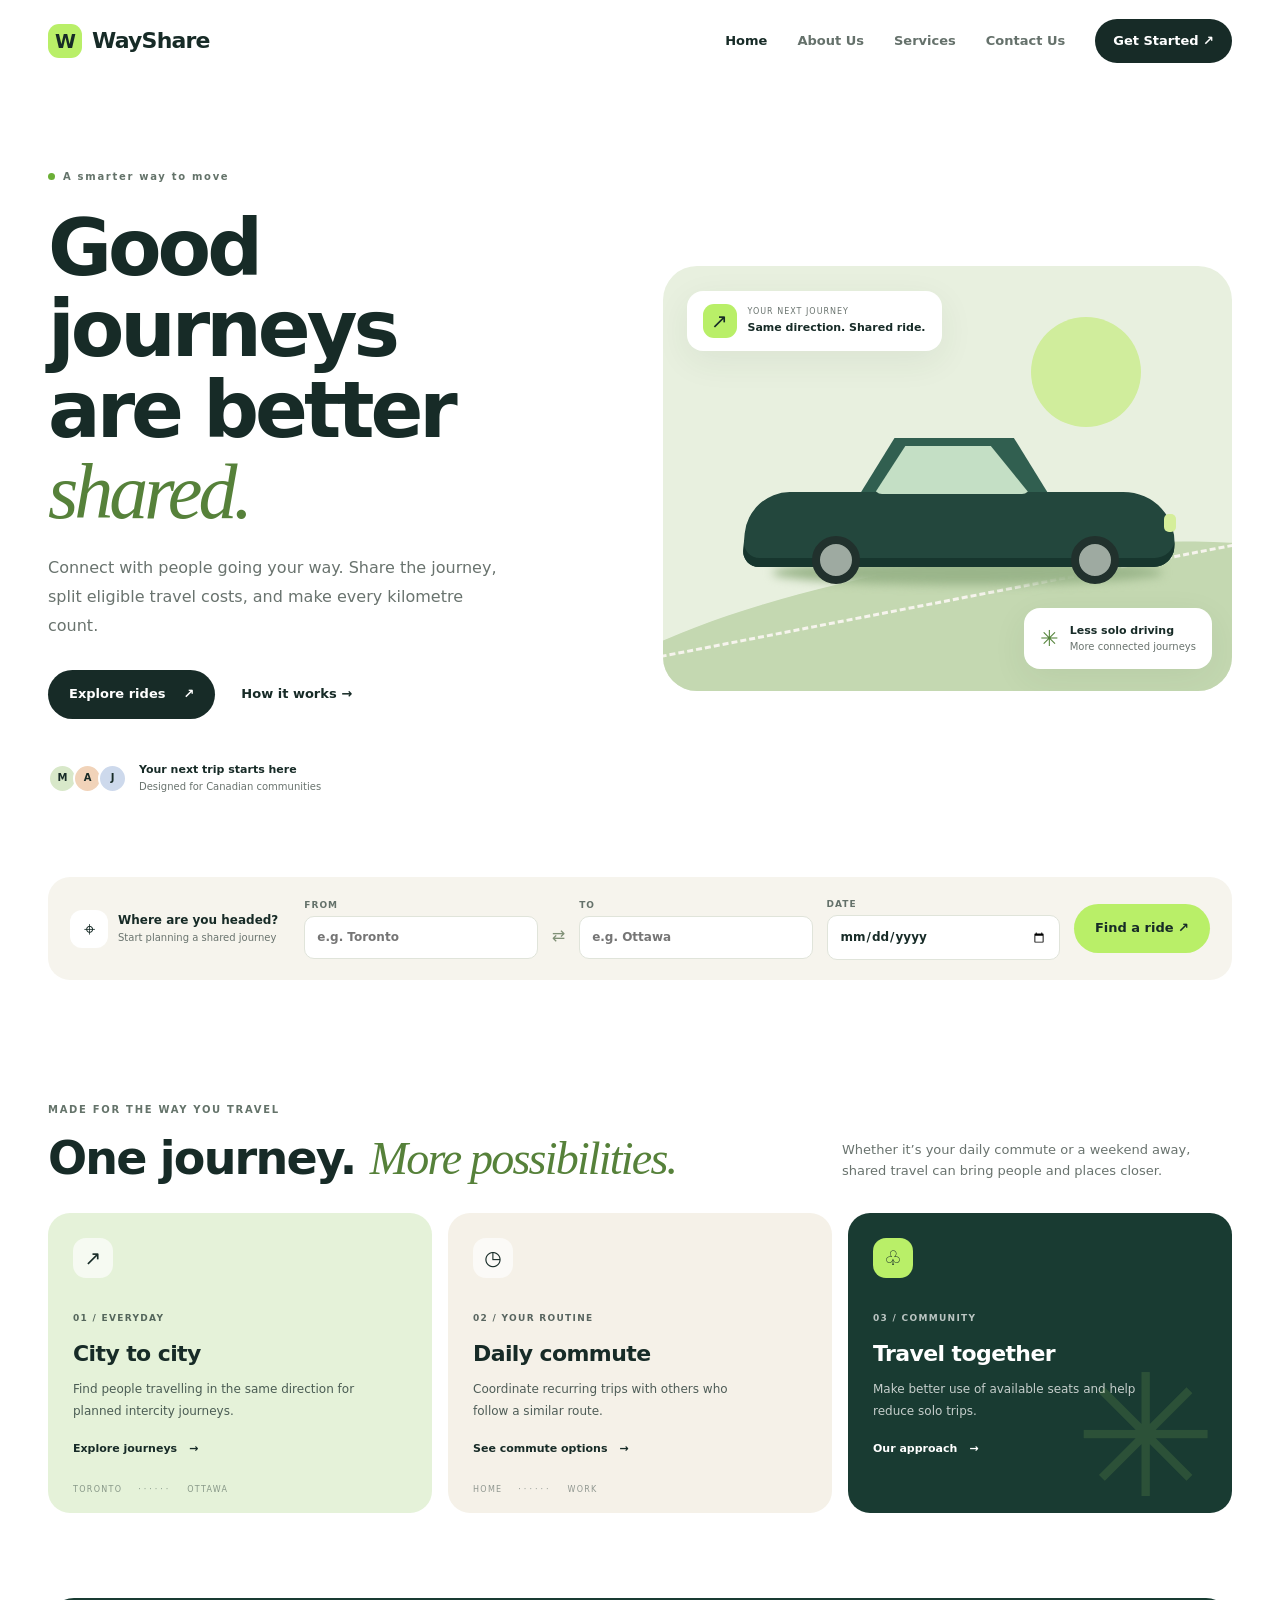
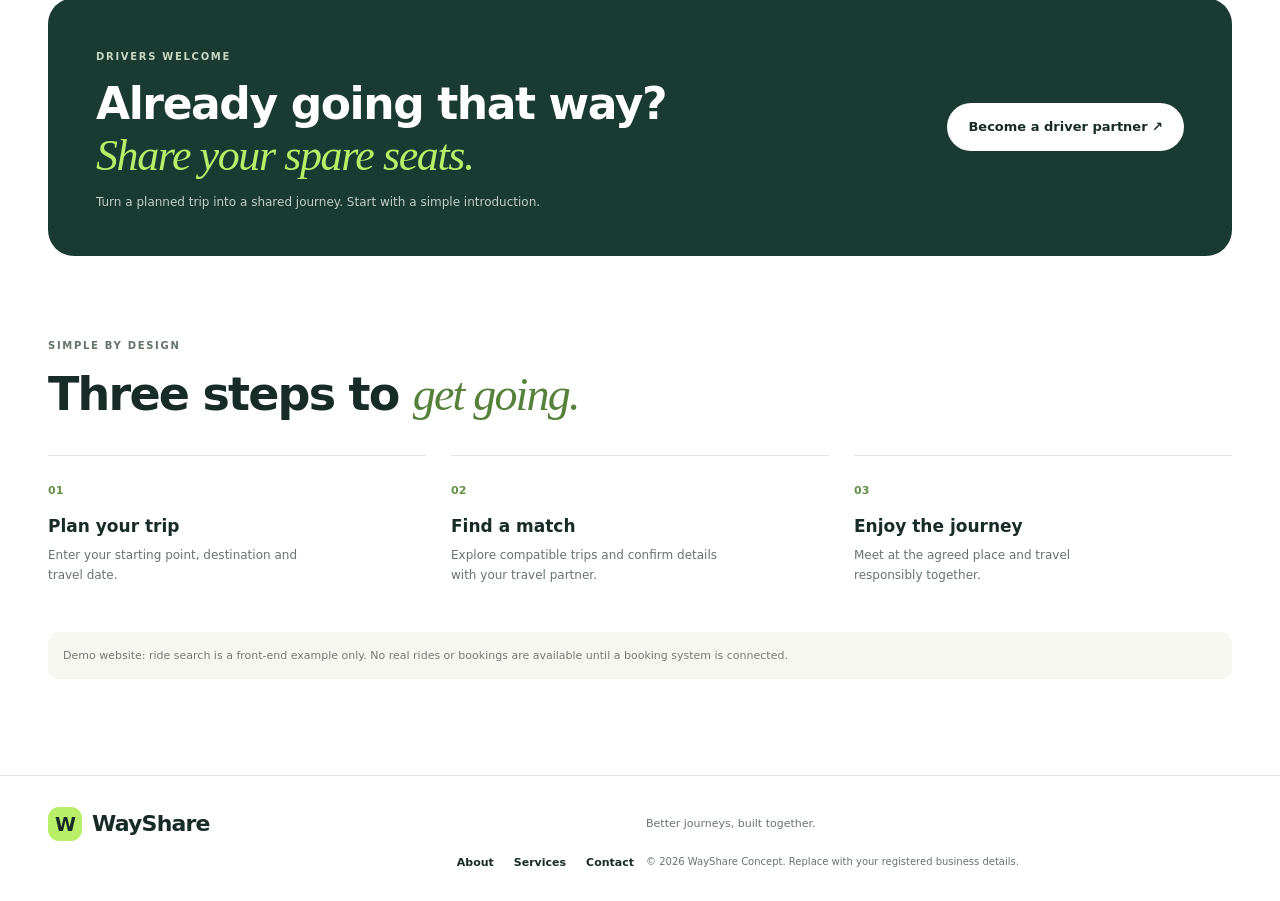
<file: index.html>
<!DOCTYPE html>
<html lang="en">
<head>
  <meta charset="UTF-8"><meta name="viewport" content="width=device-width, initial-scale=1.0">
  <meta name="description" content="WayShare — a concept for simple, affordable shared rides across Canada.">
  <title>WayShare | Shared Rides, Better Journeys</title>
  <link rel="stylesheet" href="style.css">
</head>
<body>
<header class="site-header"><a class="brand" href="index.html"><span class="brand-mark">W</span> WayShare</a>
<button class="menu-toggle" aria-label="Toggle navigation" aria-expanded="false">☰</button>
<nav class="nav"><a class="active" href="index.html">Home</a><a href="about.html">About Us</a><a href="services.html">Services</a><a href="contact.html">Contact Us</a><a class="nav-cta" href="contact.html">Get Started ↗</a></nav></header>
<main>
<section class="hero">
  <div class="hero-copy"><span class="eyebrow"><span class="dot"></span> A smarter way to move</span>
    <h1>Good journeys<br>are better <em>shared.</em></h1>
    <p>Connect with people going your way. Share the journey, split eligible travel costs, and make every kilometre count.</p>
    <div class="hero-actions"><a class="button button-dark" href="services.html">Explore rides <span>↗</span></a><a class="text-link" href="about.html">How it works <span>→</span></a></div>
    <div class="hero-trust"><div class="avatars"><span>M</span><span>A</span><span>J</span></div><div><strong>Your next trip starts here</strong><small>Designed for Canadian communities</small></div></div>
  </div>
  <div class="hero-visual"><div class="sun"></div><div class="road"></div><div class="route-tag"><span class="route-icon">↗</span><div><small>YOUR NEXT JOURNEY</small><strong>Same direction. Shared ride.</strong></div></div>
  <div class="car-scene"><div class="car-shadow"></div><div class="car"><div class="car-top"></div><div class="car-window"></div><div class="car-body"></div><div class="wheel wheel-left"></div><div class="wheel wheel-right"></div><div class="car-light"></div></div></div>
  <div class="visual-note"><span>✳</span><div><strong>Less solo driving</strong><small>More connected journeys</small></div></div></div>
</section>
<section class="search-strip"><div class="search-intro"><span class="mini-icon">⌖</span><div><strong>Where are you headed?</strong><small>Start planning a shared journey</small></div></div>
<form class="ride-search" id="ride-search"><label>FROM<input name="from" placeholder="e.g. Toronto" required></label><span class="swap">⇄</span><label>TO<input name="to" placeholder="e.g. Ottawa" required></label><label>DATE<input name="date" type="date" required></label><button class="button button-green" type="submit">Find a ride ↗</button></form></section>
<section class="section popular"><div class="section-heading"><div><span class="eyebrow">MADE FOR THE WAY YOU TRAVEL</span><h2>One journey. <em>More possibilities.</em></h2></div><p>Whether it’s your daily commute or a weekend away, shared travel can bring people and places closer.</p></div>
<div class="feature-grid"><article class="feature-card feature-green"><div class="feature-icon">↗</div><span class="card-kicker">01 / EVERYDAY</span><h3>City to city</h3><p>Find people travelling in the same direction for planned intercity journeys.</p><a href="services.html">Explore journeys <span>→</span></a><div class="abstract-route">TORONTO <span>······</span> OTTAWA</div></article>
<article class="feature-card feature-cream"><div class="feature-icon">◷</div><span class="card-kicker">02 / YOUR ROUTINE</span><h3>Daily commute</h3><p>Coordinate recurring trips with others who follow a similar route.</p><a href="services.html">See commute options <span>→</span></a><div class="abstract-route">HOME <span>······</span> WORK</div></article>
<article class="feature-card feature-dark"><div class="feature-icon">♧</div><span class="card-kicker">03 / COMMUNITY</span><h3>Travel together</h3><p>Make better use of available seats and help reduce solo trips.</p><a href="about.html">Our approach <span>→</span></a><div class="big-asterisk">✳</div></article></div></section>
<section class="banner"><div><span class="eyebrow">DRIVERS WELCOME</span><h2>Already going that way?<br><em>Share your spare seats.</em></h2><p>Turn a planned trip into a shared journey. Start with a simple introduction.</p></div><a class="button button-light" href="contact.html">Become a driver partner ↗</a></section>
<section class="section how"><div class="section-heading"><div><span class="eyebrow">SIMPLE BY DESIGN</span><h2>Three steps to <em>get going.</em></h2></div></div><div class="steps"><article><span>01</span><h3>Plan your trip</h3><p>Enter your starting point, destination and travel date.</p></article><article><span>02</span><h3>Find a match</h3><p>Explore compatible trips and confirm details with your travel partner.</p></article><article><span>03</span><h3>Enjoy the journey</h3><p>Meet at the agreed place and travel responsibly together.</p></article></div><p class="notice">Demo website: ride search is a front-end example only. No real rides or bookings are available until a booking system is connected.</p></section>
</main><footer class="footer"><a class="brand" href="index.html"><span class="brand-mark">W</span> WayShare</a><p>Better journeys, built together.</p><div class="footer-links"><a href="about.html">About</a><a href="services.html">Services</a><a href="contact.html">Contact</a></div><small>© 2026 WayShare Concept. Replace with your registered business details.</small></footer>
<script src="script.js"></script></body></html>
</file>
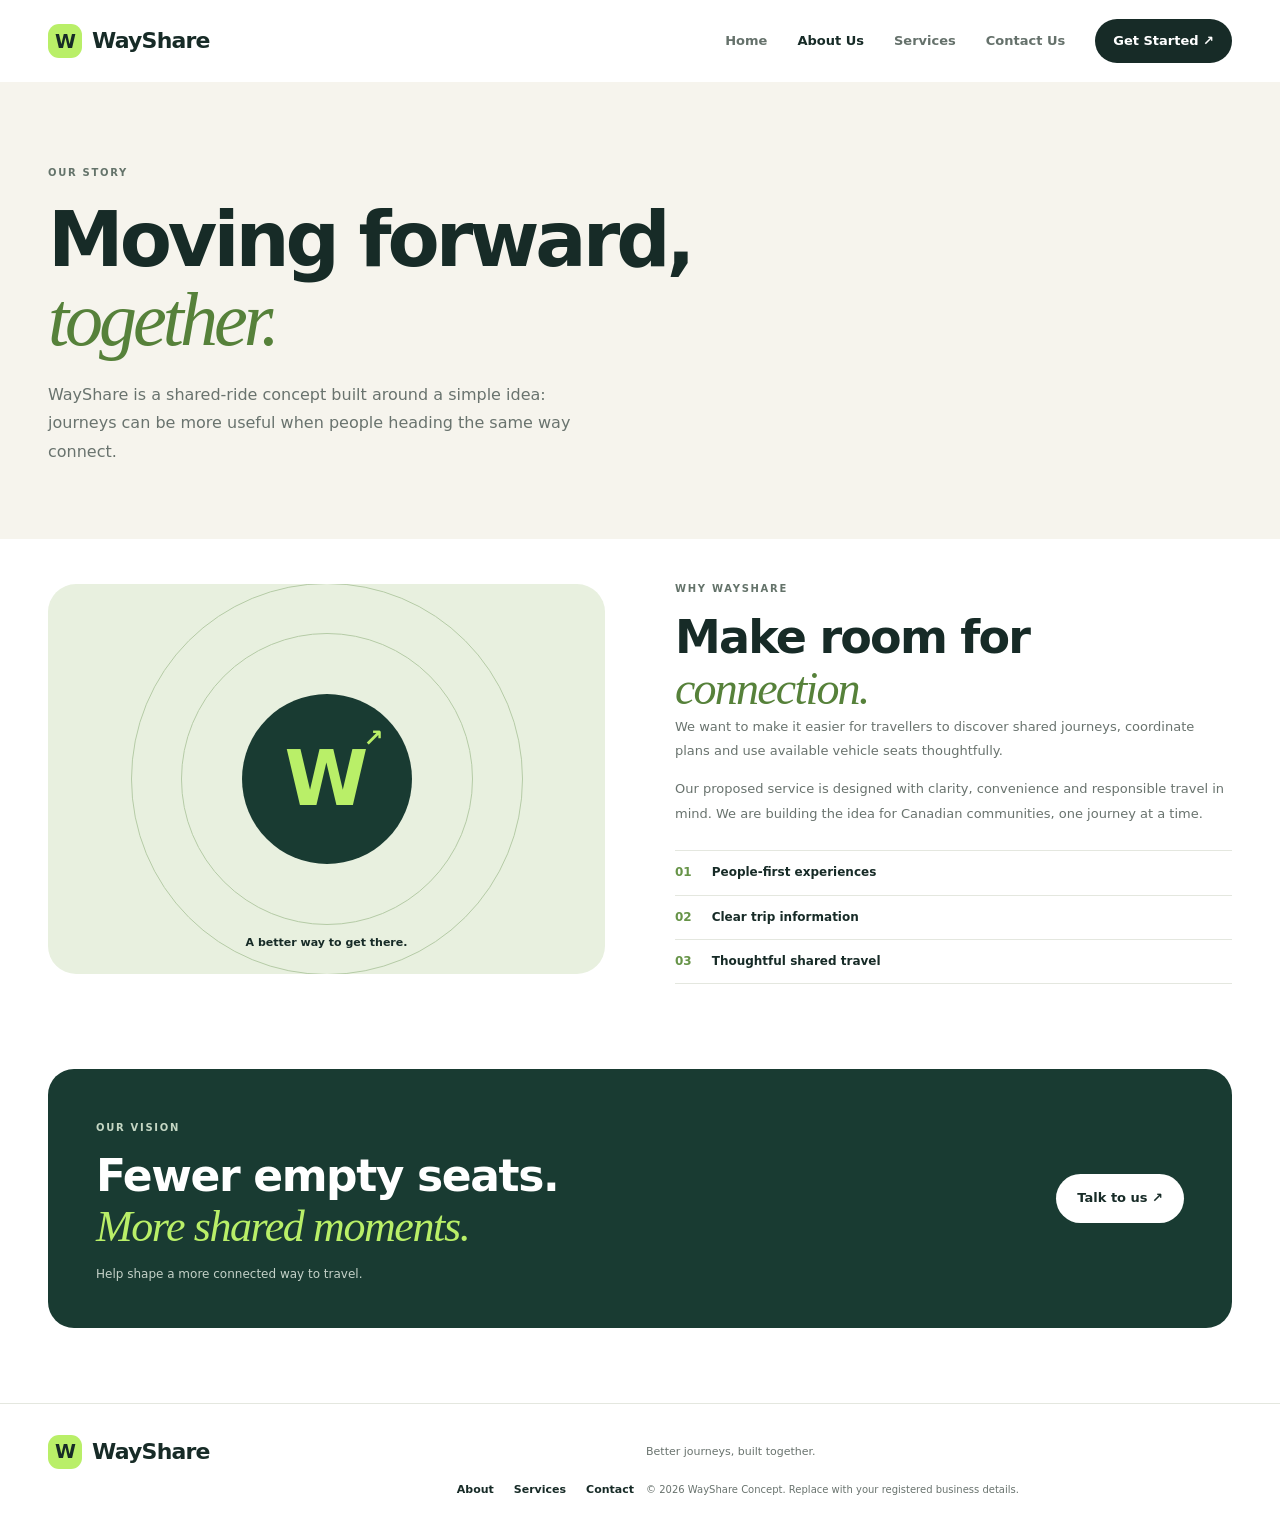
<file: about.html>
<!DOCTYPE html><html lang="en"><head><meta charset="UTF-8"><meta name="viewport" content="width=device-width, initial-scale=1.0"><title>About Us | WayShare</title><link rel="stylesheet" href="style.css"></head><body>
<header class="site-header"><a class="brand" href="index.html"><span class="brand-mark">W</span> WayShare</a><button class="menu-toggle" aria-label="Toggle navigation" aria-expanded="false">☰</button><nav class="nav"><a href="index.html">Home</a><a class="active" href="about.html">About Us</a><a href="services.html">Services</a><a href="contact.html">Contact Us</a><a class="nav-cta" href="contact.html">Get Started ↗</a></nav></header>
<main><section class="page-hero"><span class="eyebrow">OUR STORY</span><h1>Moving forward,<br><em>together.</em></h1><p>WayShare is a shared-ride concept built around a simple idea: journeys can be more useful when people heading the same way connect.</p></section>
<section class="section about-split"><div class="about-art"><div class="about-circle">W<span>↗</span></div><div class="about-caption">A better way to get there.</div></div><div><span class="eyebrow">WHY WAYSHARE</span><h2>Make room for <em>connection.</em></h2><p>We want to make it easier for travellers to discover shared journeys, coordinate plans and use available vehicle seats thoughtfully.</p><p>Our proposed service is designed with clarity, convenience and responsible travel in mind. We are building the idea for Canadian communities, one journey at a time.</p><div class="values"><div><strong>01</strong><span>People-first experiences</span></div><div><strong>02</strong><span>Clear trip information</span></div><div><strong>03</strong><span>Thoughtful shared travel</span></div></div></div></section>
<section class="banner"><div><span class="eyebrow">OUR VISION</span><h2>Fewer empty seats.<br><em>More shared moments.</em></h2><p>Help shape a more connected way to travel.</p></div><a class="button button-light" href="contact.html">Talk to us ↗</a></section></main>
<footer class="footer"><a class="brand" href="index.html"><span class="brand-mark">W</span> WayShare</a><p>Better journeys, built together.</p><div class="footer-links"><a href="about.html">About</a><a href="services.html">Services</a><a href="contact.html">Contact</a></div><small>© 2026 WayShare Concept. Replace with your registered business details.</small></footer><script src="script.js"></script></body></html>
</file>
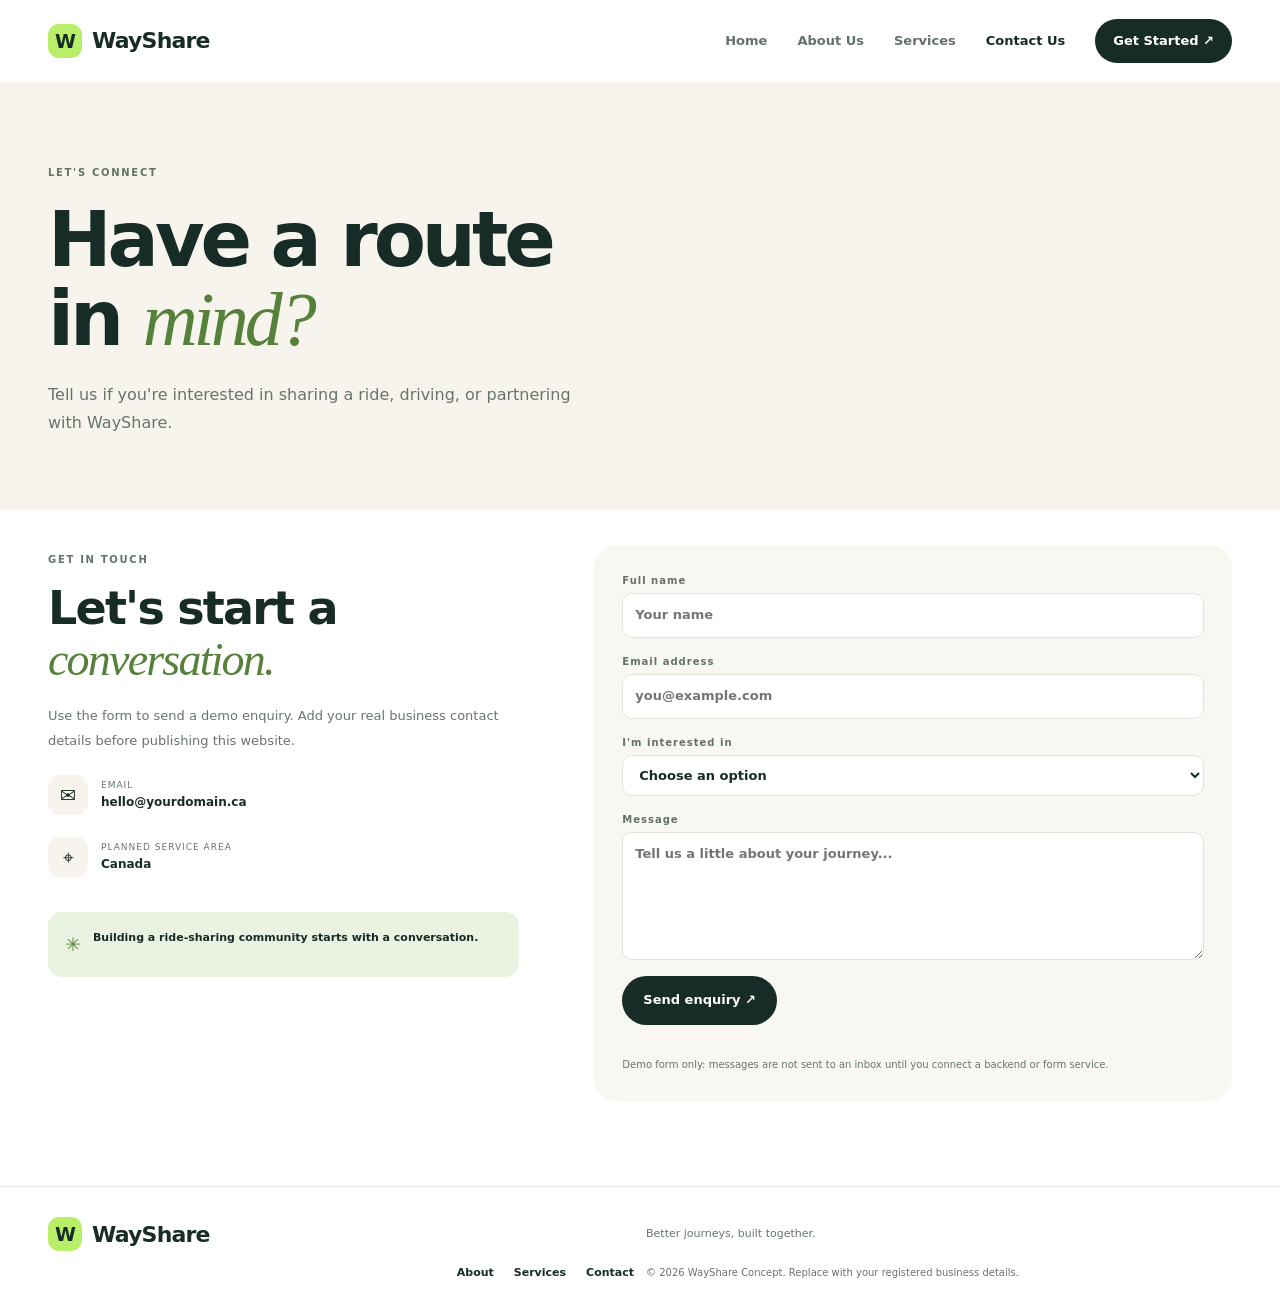
<file: contact.html>
<!DOCTYPE html><html lang="en"><head><meta charset="UTF-8"><meta name="viewport" content="width=device-width, initial-scale=1.0"><title>Contact Us | WayShare</title><link rel="stylesheet" href="style.css"></head><body>
<header class="site-header"><a class="brand" href="index.html"><span class="brand-mark">W</span> WayShare</a><button class="menu-toggle" aria-label="Toggle navigation" aria-expanded="false">☰</button><nav class="nav"><a href="index.html">Home</a><a href="about.html">About Us</a><a href="services.html">Services</a><a class="active" href="contact.html">Contact Us</a><a class="nav-cta" href="contact.html">Get Started ↗</a></nav></header>
<main><section class="page-hero"><span class="eyebrow">LET'S CONNECT</span><h1>Have a route<br>in <em>mind?</em></h1><p>Tell us if you're interested in sharing a ride, driving, or partnering with WayShare.</p></section>
<section class="section contact-layout"><div class="contact-info"><span class="eyebrow">GET IN TOUCH</span><h2>Let's start a <em>conversation.</em></h2><p>Use the form to send a demo enquiry. Add your real business contact details before publishing this website.</p><div class="contact-detail"><span>✉</span><div><small>EMAIL</small><strong>hello@yourdomain.ca</strong></div></div><div class="contact-detail"><span>⌖</span><div><small>PLANNED SERVICE AREA</small><strong>Canada</strong></div></div><div class="contact-callout">✳ <span>Building a ride-sharing community starts with a conversation.</span></div></div>
<form class="contact-form" id="contact-form"><label>Full name<input name="name" placeholder="Your name" required></label><label>Email address<input name="email" type="email" placeholder="you@example.com" required></label><label>I'm interested in<select name="interest" required><option value="">Choose an option</option><option>Finding a shared ride</option><option>Becoming a driver</option><option>Business partnership</option><option>General enquiry</option></select></label><label>Message<textarea name="message" rows="5" placeholder="Tell us a little about your journey..." required></textarea></label><button class="button button-dark" type="submit">Send enquiry ↗</button><p class="form-status" id="form-status" aria-live="polite"></p><small>Demo form only: messages are not sent to an inbox until you connect a backend or form service.</small></form></section></main>
<footer class="footer"><a class="brand" href="index.html"><span class="brand-mark">W</span> WayShare</a><p>Better journeys, built together.</p><div class="footer-links"><a href="about.html">About</a><a href="services.html">Services</a><a href="contact.html">Contact</a></div><small>© 2026 WayShare Concept. Replace with your registered business details.</small></footer><script src="script.js"></script></body></html>
</file>
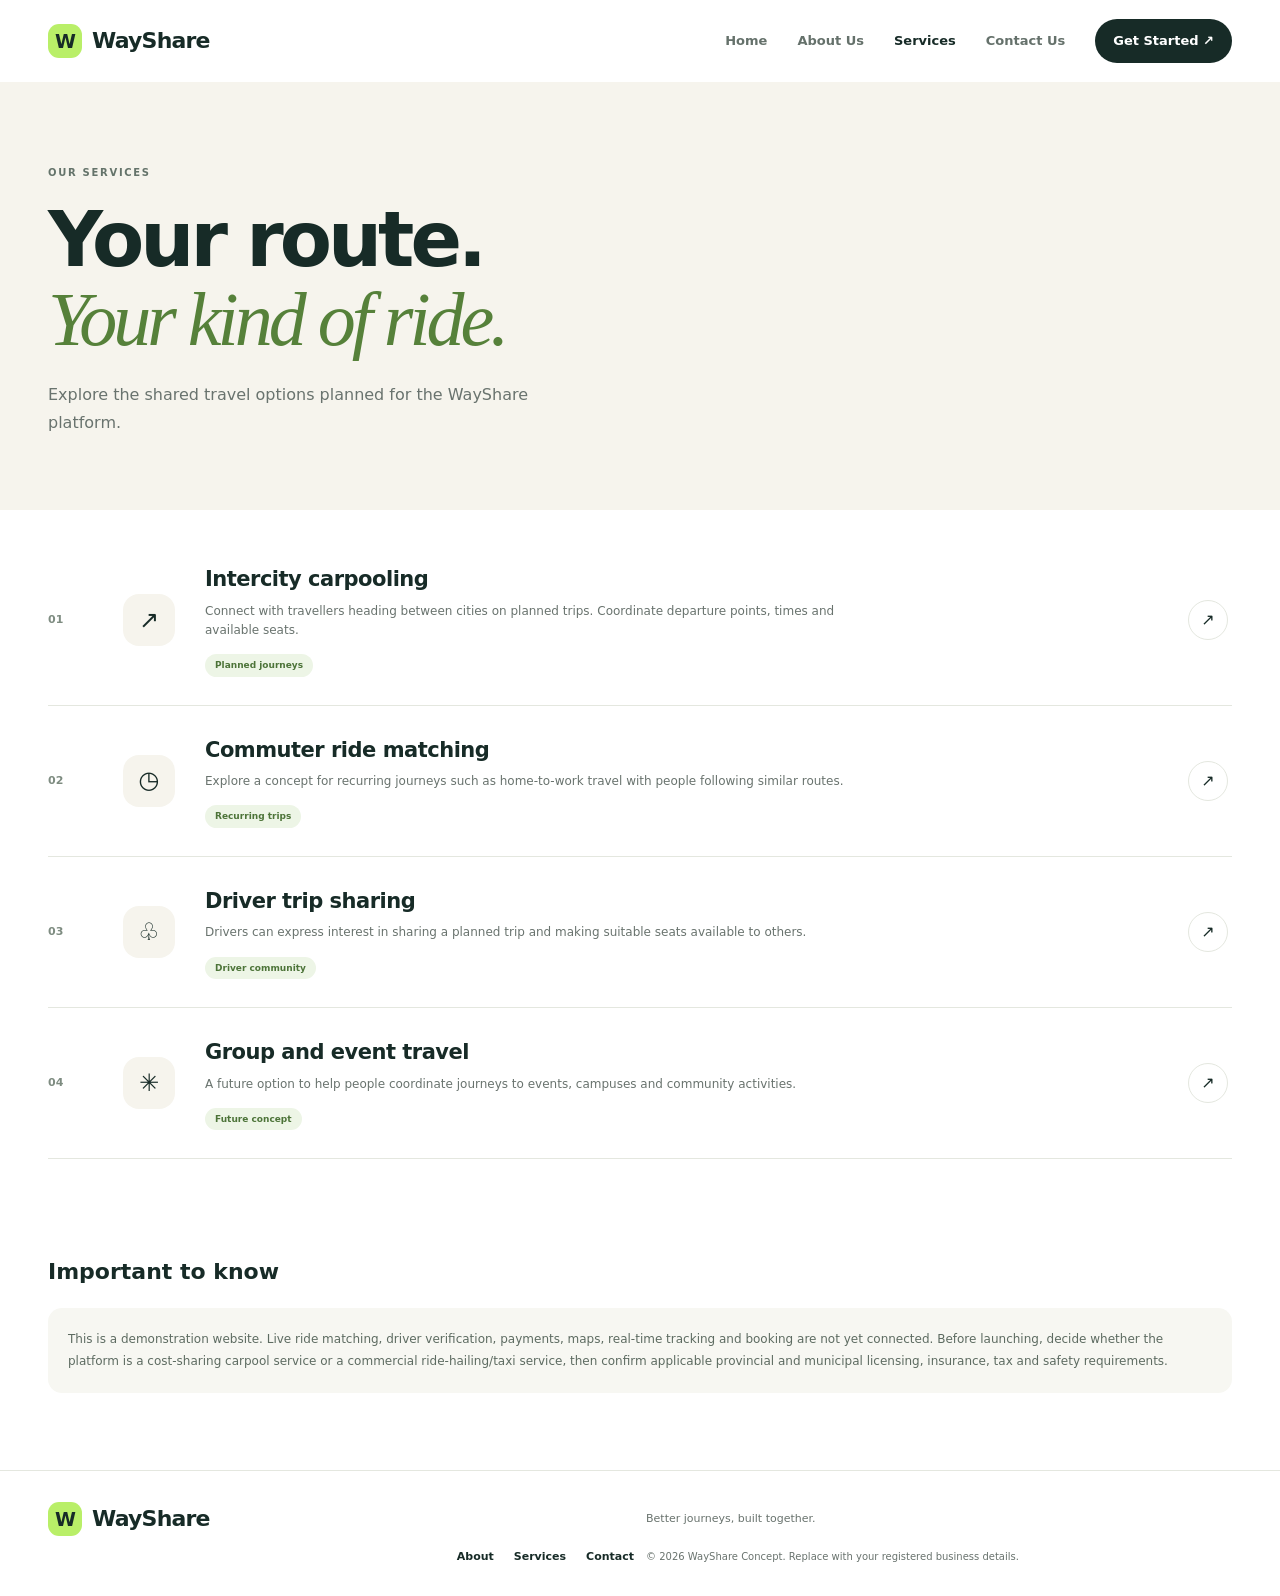
<file: services.html>
<!DOCTYPE html><html lang="en"><head><meta charset="UTF-8"><meta name="viewport" content="width=device-width, initial-scale=1.0"><title>Services | WayShare</title><link rel="stylesheet" href="style.css"></head><body>
<header class="site-header"><a class="brand" href="index.html"><span class="brand-mark">W</span> WayShare</a><button class="menu-toggle" aria-label="Toggle navigation" aria-expanded="false">☰</button><nav class="nav"><a href="index.html">Home</a><a href="about.html">About Us</a><a class="active" href="services.html">Services</a><a href="contact.html">Contact Us</a><a class="nav-cta" href="contact.html">Get Started ↗</a></nav></header>
<main><section class="page-hero"><span class="eyebrow">OUR SERVICES</span><h1>Your route.<br><em>Your kind of ride.</em></h1><p>Explore the shared travel options planned for the WayShare platform.</p></section>
<section class="section service-list"><article class="service-row"><div class="service-number">01</div><div class="service-symbol">↗</div><div><h2>Intercity carpooling</h2><p>Connect with travellers heading between cities on planned trips. Coordinate departure points, times and available seats.</p><span class="pill">Planned journeys</span></div><a class="circle-link" href="contact.html" aria-label="Ask about intercity carpooling">↗</a></article>
<article class="service-row"><div class="service-number">02</div><div class="service-symbol">◷</div><div><h2>Commuter ride matching</h2><p>Explore a concept for recurring journeys such as home-to-work travel with people following similar routes.</p><span class="pill">Recurring trips</span></div><a class="circle-link" href="contact.html" aria-label="Ask about commuter ride matching">↗</a></article>
<article class="service-row"><div class="service-number">03</div><div class="service-symbol">♧</div><div><h2>Driver trip sharing</h2><p>Drivers can express interest in sharing a planned trip and making suitable seats available to others.</p><span class="pill">Driver community</span></div><a class="circle-link" href="contact.html" aria-label="Ask about driver trip sharing">↗</a></article>
<article class="service-row"><div class="service-number">04</div><div class="service-symbol">✳</div><div><h2>Group and event travel</h2><p>A future option to help people coordinate journeys to events, campuses and community activities.</p><span class="pill">Future concept</span></div><a class="circle-link" href="contact.html" aria-label="Ask about group travel">↗</a></article></section>
<section class="section service-note"><h2>Important to know</h2><p>This is a demonstration website. Live ride matching, driver verification, payments, maps, real-time tracking and booking are not yet connected. Before launching, decide whether the platform is a cost-sharing carpool service or a commercial ride-hailing/taxi service, then confirm applicable provincial and municipal licensing, insurance, tax and safety requirements.</p></section></main>
<footer class="footer"><a class="brand" href="index.html"><span class="brand-mark">W</span> WayShare</a><p>Better journeys, built together.</p><div class="footer-links"><a href="about.html">About</a><a href="services.html">Services</a><a href="contact.html">Contact</a></div><small>© 2026 WayShare Concept. Replace with your registered business details.</small></footer><script src="script.js"></script></body></html>
</file>
<file: style.css>
:root{--ink:#172b27;--green:#b9ef68;--deep:#193b32;--cream:#f6f4ed;--muted:#69736e;--line:#e4e7df;--white:#fff;--radius:24px}*{box-sizing:border-box}html{scroll-behavior:smooth}body{margin:0;font-family:Inter,ui-sans-serif,system-ui,-apple-system,BlinkMacSystemFont,"Segoe UI",sans-serif;color:var(--ink);background:#fff;line-height:1.6}a{color:inherit;text-decoration:none}.site-header{height:82px;max-width:1240px;margin:auto;padding:0 28px;display:flex;align-items:center;justify-content:space-between;gap:24px}.brand{display:inline-flex;align-items:center;gap:10px;font-size:22px;font-weight:800;letter-spacing:-.8px}.brand-mark{display:grid;place-items:center;width:34px;height:34px;background:var(--green);border-radius:11px;font-size:19px}.nav{display:flex;align-items:center;gap:30px;font-size:13px;font-weight:650}.nav>a:not(.nav-cta){color:#65716b}.nav>a.active,.nav>a:hover{color:var(--ink)}.nav-cta{background:var(--ink);color:white;padding:12px 18px;border-radius:30px}.menu-toggle{display:none;border:0;background:var(--cream);border-radius:10px;padding:9px 12px;font-size:22px}.hero{max-width:1240px;margin:0 auto;padding:60px 28px 62px;display:grid;grid-template-columns:1fr 1fr;gap:45px;align-items:center;min-height:530px}.hero-copy{padding:20px 0}.eyebrow{font-size:10px;font-weight:800;letter-spacing:1.7px;color:#64736a;display:inline-flex;align-items:center;gap:8px}.dot{width:7px;height:7px;background:#6baf36;border-radius:50%}h1,h2,h3,p{margin-top:0}h1{font-size:clamp(48px,6.3vw,78px);line-height:1.04;letter-spacing:-4px;margin:20px 0 22px;font-weight:760}h1 em,h2 em{font-family:Georgia,serif;font-weight:500;color:#56813a} .hero-copy>p,.page-hero>p{max-width:470px;color:var(--muted);font-size:16px;line-height:1.8}.hero-actions{display:flex;align-items:center;gap:26px;margin-top:30px}.button{display:inline-flex;align-items:center;justify-content:center;gap:18px;padding:14px 21px;border:0;border-radius:30px;font:inherit;font-size:13px;font-weight:750;cursor:pointer}.button-dark{background:var(--ink);color:white}.button-dark:hover,.nav-cta:hover{background:#2f5248}.button-green{background:var(--green);color:var(--ink);white-space:nowrap}.button-light{background:#fff;color:var(--ink)}.text-link{font-size:13px;font-weight:750}.hero-trust{display:flex;align-items:center;gap:12px;margin-top:42px}.avatars{display:flex;padding-left:4px}.avatars span{display:grid;place-items:center;margin-left:-4px;width:29px;height:29px;border:2px solid white;border-radius:50%;background:#d8e8c9;font-size:10px;font-weight:800}.avatars span:nth-child(2){background:#f1d3b9}.avatars span:nth-child(3){background:#cdd9ec}.hero-trust strong,.hero-trust small{display:block}.hero-trust strong{font-size:11px}.hero-trust small{font-size:10px;color:var(--muted)}.hero-visual{height:425px;background:#e8f0df;border-radius:34px;position:relative;overflow:hidden}.sun{position:absolute;right:16%;top:12%;width:110px;height:110px;border-radius:50%;background:#d0ed9c}.road{position:absolute;width:150%;height:220px;left:-20%;bottom:-88px;border-radius:50% 50% 0 0;background:#c4d8b1;transform:rotate(-9deg)}.road:after{content:"";position:absolute;top:36px;left:0;right:0;border-top:3px dashed #f6f4ed;transform:rotate(-2deg)}.car-scene{position:absolute;left:13%;right:9%;bottom:24%;height:160px}.car-shadow{position:absolute;left:8%;right:4%;bottom:4px;height:25px;background:#9ab58a;border-radius:50%;filter:blur(5px)}.car{position:absolute;inset:0}.car-body{position:absolute;left:2%;right:1%;bottom:22px;height:75px;background:#23473d;border-radius:48px 65px 22px 20px;transform:skewX(-5deg);box-shadow:inset 0 -9px #17362e}.car-top{position:absolute;left:25%;top:9px;width:48%;height:76px;background:#315f50;clip-path:polygon(22% 0,78% 0,100% 100%,0 100%);border-radius:18px 20px 0 0}.car-window{position:absolute;z-index:2;left:31%;top:17px;width:35%;height:48px;background:#c4dfc5;clip-path:polygon(20% 0,75% 0,100% 100%,0 100%);border-radius:8px}.wheel{position:absolute;z-index:3;bottom:5px;width:48px;height:48px;border:8px solid #21312d;background:#9eaaa1;border-radius:50%}.wheel-left{left:17%}.wheel-right{right:14%}.car-light{position:absolute;right:1%;bottom:57px;width:12px;height:18px;border-radius:5px;background:#d5ee9a;z-index:3}.route-tag,.visual-note{position:absolute;display:flex;align-items:center;gap:11px;background:#fff;padding:13px 16px;border-radius:16px;box-shadow:0 10px 35px #24472b12}.route-tag{top:25px;left:24px}.route-icon{display:grid;place-items:center;width:34px;height:34px;border-radius:11px;background:var(--green);font-size:20px}.route-tag small,.route-tag strong,.visual-note small,.visual-note strong{display:block}.route-tag small{font-size:8px;letter-spacing:1px;color:var(--muted)}.route-tag strong{font-size:11px}.visual-note{right:20px;bottom:22px}.visual-note>span{font-size:22px;color:#54833a}.visual-note strong{font-size:11px}.visual-note small{font-size:10px;color:var(--muted)}.search-strip{max-width:1184px;margin:0 auto 80px;background:var(--cream);border-radius:22px;padding:20px 22px;display:flex;align-items:center;gap:26px}.search-intro{display:flex;align-items:center;gap:10px;min-width:190px}.mini-icon{width:38px;height:38px;border-radius:12px;background:white;display:grid;place-items:center;font-size:20px}.search-intro strong,.search-intro small{display:block}.search-intro strong{font-size:12px}.search-intro small{font-size:10px;color:var(--muted)}.ride-search{display:flex;align-items:center;gap:14px;flex:1}.ride-search label,.contact-form label{display:flex;flex-direction:column;gap:4px;font-size:9px;font-weight:800;letter-spacing:1px;color:#64716a;flex:1}.ride-search input,.contact-form input,.contact-form select,.contact-form textarea{font:inherit;letter-spacing:0;color:var(--ink);border:1px solid #e0e4da;background:white;border-radius:10px;padding:11px 12px;min-width:0;outline:none}.ride-search input{font-size:12px}.ride-search input:focus,.contact-form input:focus,.contact-form select:focus,.contact-form textarea:focus{border-color:#7ca65b}.swap{color:#809077;margin-top:15px}.section{max-width:1184px;margin:0 auto;padding:35px 0 85px}.section-heading{display:flex;align-items:end;justify-content:space-between;gap:35px;margin-bottom:28px}.section-heading h2,.about-split h2,.contact-info h2{font-size:clamp(32px,4vw,46px);line-height:1.12;letter-spacing:-1.8px;margin:12px 0 0}.section-heading>p{max-width:390px;color:var(--muted);font-size:13px;margin-bottom:3px}.feature-grid{display:grid;grid-template-columns:repeat(3,1fr);gap:16px}.feature-card{position:relative;overflow:hidden;min-height:300px;padding:25px;border-radius:22px}.feature-green{background:#e5f2d9}.feature-cream{background:#f5f1e8}.feature-dark{background:var(--deep);color:white}.feature-icon{display:grid;place-items:center;width:40px;height:40px;border-radius:13px;background:#ffffffa8;font-size:20px;margin-bottom:25px}.feature-dark .feature-icon{color:var(--ink);background:var(--green)}.card-kicker{font-size:9px;font-weight:800;letter-spacing:1.3px;opacity:.7}.feature-card h3{font-size:22px;letter-spacing:-.6px;margin:8px 0}.feature-card p{font-size:12px;line-height:1.8;max-width:290px;opacity:.75}.feature-card>a{font-size:11px;font-weight:800;position:relative;z-index:2}.feature-card>a span{margin-left:8px}.abstract-route{position:absolute;bottom:16px;right:18px;left:25px;font-size:8px;letter-spacing:1.3px;opacity:.45}.abstract-route span{padding:0 12px;letter-spacing:3px}.big-asterisk{position:absolute;right:15px;bottom:-60px;font-size:170px;color:#b9ef6820}.banner{background:var(--deep);color:white;max-width:1184px;margin:0 auto 75px;padding:44px 48px;border-radius:26px;display:flex;align-items:center;justify-content:space-between;gap:25px}.banner .eyebrow{color:#c5d7c4}.banner h2{font-size:clamp(30px,4vw,44px);line-height:1.15;letter-spacing:-1.4px;margin:12px 0}.banner h2 em{color:var(--green)}.banner p{color:#c4d1c8;font-size:12px;margin:0}.banner .button{flex-shrink:0}.how{padding-top:0}.steps{display:grid;grid-template-columns:repeat(3,1fr);gap:25px;margin-top:34px}.steps article{border-top:1px solid var(--line);padding-top:20px}.steps article>span{font-size:11px;font-weight:800;color:#659147}.steps h3{font-size:17px;margin:12px 0 6px}.steps p{font-size:12px;color:var(--muted);max-width:280px}.notice{font-size:11px;color:#777;margin-top:35px;padding:15px;background:#f7f7f2;border-radius:10px}.footer{border-top:1px solid var(--line);padding:30px max(28px,calc((100vw - 1184px)/2));display:grid;grid-template-columns:1fr 1fr;gap:12px;align-items:center}.footer p{font-size:11px;color:var(--muted);margin:0}.footer-links{display:flex;gap:20px;justify-content:flex-end;font-size:11px;font-weight:700}.footer>small{font-size:10px;color:var(--muted)}.page-hero{background:var(--cream);padding:76px max(28px,calc((100vw - 1184px)/2)) 72px}.page-hero h1{font-size:clamp(48px,7vw,76px);margin-top:16px}.page-hero>p{max-width:550px;margin-bottom:0}.about-split{display:grid;grid-template-columns:1fr 1fr;gap:70px;align-items:center}.about-art{min-height:390px;border-radius:28px;background:#e8f0df;display:grid;place-items:center;position:relative;overflow:hidden}.about-art:before,.about-art:after{content:"";position:absolute;border:1px solid #b5cba6;border-radius:50%;width:290px;height:290px}.about-art:after{width:390px;height:390px}.about-circle{width:170px;height:170px;display:grid;place-items:center;background:var(--deep);color:var(--green);font-size:76px;font-weight:800;border-radius:50%;z-index:1;position:relative}.about-circle span{position:absolute;font-size:24px;right:28px;top:25px}.about-caption{position:absolute;bottom:22px;font-size:11px;font-weight:750}.about-split p{color:var(--muted);font-size:13px;line-height:1.9}.values{margin-top:24px;border-top:1px solid var(--line)}.values div{display:flex;gap:20px;padding:12px 0;border-bottom:1px solid var(--line);font-size:12px;font-weight:700}.values strong{color:#679448}.service-list{padding-top:25px;padding-bottom:65px}.service-row{display:grid;grid-template-columns:55px 62px 1fr 44px;align-items:center;gap:20px;padding:28px 0;border-bottom:1px solid var(--line)}.service-number{font-size:11px;color:#7e8c81;font-weight:800}.service-symbol{width:52px;height:52px;display:grid;place-items:center;background:var(--cream);border-radius:16px;font-size:24px}.service-row h2{font-size:21px;letter-spacing:-.5px;margin:0 0 5px}.service-row p{font-size:12px;color:var(--muted);margin:0 0 10px;max-width:640px}.pill{display:inline-block;background:#edf5e6;color:#4d7439;padding:4px 10px;border-radius:30px;font-size:9px;font-weight:800}.circle-link{width:40px;height:40px;border:1px solid var(--line);border-radius:50%;display:grid;place-items:center}.service-note{padding-top:30px;padding-bottom:65px}.service-note h2{font-size:22px}.service-note p{background:#f7f7f2;padding:20px;border-radius:14px;font-size:12px;color:#5d6b61;line-height:1.9}.contact-layout{display:grid;grid-template-columns:.85fr 1.15fr;gap:75px}.contact-info h2{margin-bottom:18px}.contact-info>p{font-size:13px;color:var(--muted);line-height:1.9}.contact-detail{display:flex;align-items:center;gap:13px;margin-top:22px}.contact-detail>span{width:40px;height:40px;display:grid;place-items:center;border-radius:12px;background:var(--cream);font-size:19px}.contact-detail small,.contact-detail strong{display:block}.contact-detail small{font-size:9px;letter-spacing:1px;color:var(--muted)}.contact-detail strong{font-size:12px}.contact-callout{display:flex;gap:12px;align-items:start;margin-top:35px;padding:17px;background:#eaf3e2;border-radius:14px;font-size:19px;color:#58843c}.contact-callout span{font-size:11px;color:var(--ink);font-weight:650}.contact-form{padding:28px;background:#f8f7f2;border-radius:22px;display:flex;flex-direction:column;gap:16px}.contact-form label{font-size:10px}.contact-form input,.contact-form select,.contact-form textarea{font-size:13px;resize:vertical}.contact-form .button{align-self:flex-start}.contact-form>small{font-size:10px;color:var(--muted)}.form-status{font-size:12px;font-weight:700;margin:0}.form-status.error{color:#b34436}.form-status.success{color:#477b31}@media(max-width:900px){.hero{gap:25px}.hero-visual{height:370px}.search-strip{margin-left:20px;margin-right:20px;flex-direction:column;align-items:stretch}.ride-search{flex-wrap:wrap}.ride-search label{min-width:30%}.section,.about-split,.contact-layout{margin-left:25px;margin-right:25px}.banner{margin-left:20px;margin-right:20px}.about-split{gap:35px}.contact-layout{gap:35px}}@media(max-width:680px){.site-header{height:72px;padding:0 20px}.menu-toggle{display:block}.nav{display:none;position:absolute;z-index:10;top:66px;left:14px;right:14px;padding:18px;background:white;border:1px solid var(--line);border-radius:18px;box-shadow:0 15px 35px #172b2714;align-items:stretch;gap:17px;flex-direction:column}.nav.open{display:flex}.nav-cta{text-align:center}.hero{padding:25px 20px 40px;grid-template-columns:1fr;gap:24px}.hero-copy{padding:10px 0}.hero h1{font-size:58px;letter-spacing:-3px}.hero-visual{height:330px}.search-strip{padding:18px;margin:0 14px 45px}.ride-search{gap:12px}.ride-search label{min-width:42%}.ride-search .button{width:100%}.swap{display:none}.section{padding:20px 0 55px;margin-left:20px;margin-right:20px}.section-heading{align-items:start;flex-direction:column;gap:12px}.section-heading h2,.about-split h2,.contact-info h2{font-size:35px}.feature-grid{grid-template-columns:1fr}.feature-card{min-height:260px}.banner{padding:30px 25px;align-items:flex-start;flex-direction:column;margin:0 14px 50px}.banner h2{font-size:34px}.steps{grid-template-columns:1fr;gap:12px}.footer{padding:25px 20px;grid-template-columns:1fr}.footer-links{justify-content:flex-start}.page-hero{padding:52px 22px}.page-hero h1{font-size:55px;letter-spacing:-3px}.about-split,.contact-layout{grid-template-columns:1fr;margin-left:20px;margin-right:20px;gap:30px}.about-art{min-height:300px}.service-row{grid-template-columns:28px 48px 1fr;gap:12px}.service-symbol{width:44px;height:44px}.service-row h2{font-size:17px}.service-row p{line-height:1.7}.circle-link{grid-column:3;justify-self:start;width:34px;height:34px}.service-note{padding-top:5px}.contact-form{padding:20px}.hero-trust{margin-top:30px}}
</file>
